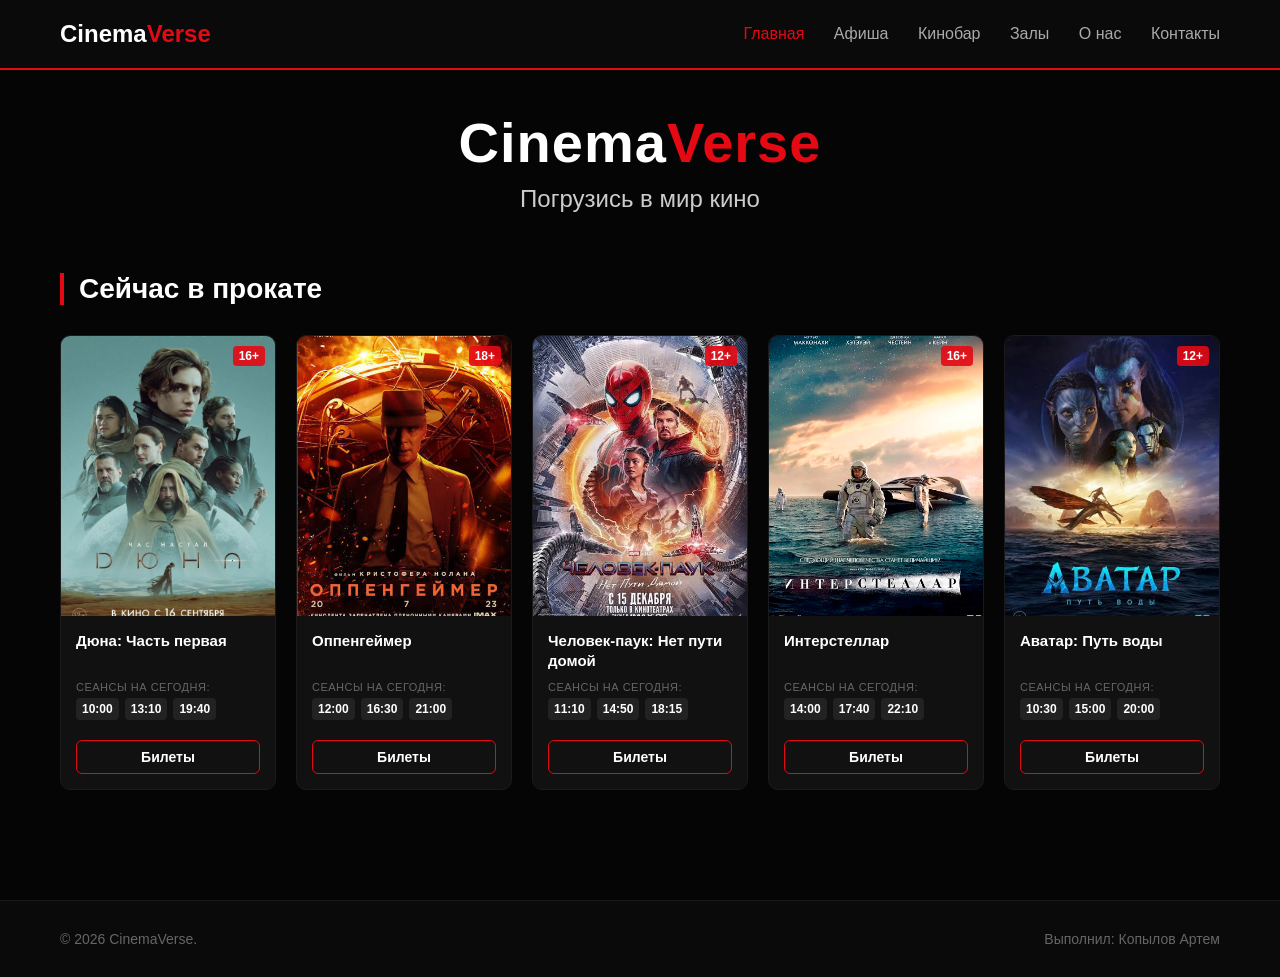
<file: index.html>
<!DOCTYPE html>
<html lang="ru">
<head>
    <meta charset="UTF-8">
    <meta name="viewport" content="width=device-width, initial-scale=1.0">
    <title>CinemaVerse - Главная</title>
    <style>
        * {
            box-sizing: border-box;
            margin: 0;
            padding: 0;
        }

        body {
            background-color: #050505;
            color: #ffffff;
            font-family: 'Segoe UI', Roboto, Helvetica, Arial, sans-serif;
        }

        .container {
            max-width: 1200px;
            margin: 0 auto;
            padding: 0 20px;
            width: 100%;
        }

        .main-header {
            background-color: #0a0a0a;
            border-bottom: 2px solid #e50914;
            padding: 20px 0;
        }

        .header-container {
            display: flex;
            justify-content: space-between;
            align-items: center;
        }

        .logo {
            color: #ffffff;
            font-size: 24px;
            font-weight: bold;
            text-decoration: none;
        }

        .logo span {
            color: #e50914;
        }

        .main-nav a {
            color: #aaaaaa;
            text-decoration: none;
            margin-left: 25px;
            font-size: 16px;
            transition: color 0.3s;
        }

        .main-nav a:hover, .main-nav a.active {
            color: #e50914;
        }

        .hero-section {
            padding: 40px 0 20px 0;
            text-align: center;
        }

        .hero-title {
            font-size: 56px;
            font-weight: 800;
            margin-bottom: 10px;
            letter-spacing: 1px;
        }

        .hero-title span {
            color: #e50914;
        }

        .hero-subtitle {
            font-size: 24px;
            color: #cccccc;
            font-weight: 400;
            margin-bottom: 20px;
        }

        .movies-section {
            padding: 20px 0 60px 0;
        }

        .section-title {
            font-size: 28px;
            color: #ffffff;
            margin-bottom: 30px;
            border-left: 4px solid #e50914;
            padding-left: 15px;
        }

        .movies-grid {
            display: grid;
            grid-template-columns: repeat(5, 1fr);
            gap: 20px;
        }

        .movie-card {
            background-color: #111111;
            border: 1px solid #1a1a1a;
            border-radius: 10px;
            overflow: hidden;
            display: flex;
            flex-direction: column;
            transition: transform 0.3s, border-color 0.3s;
            position: relative;
        }

        .movie-card:hover {
            transform: translateY(-5px);
            border-color: #e50914;
        }

        .poster-wrapper {
            width: 100%;
            height: 280px;
            background-color: #222222;
            position: relative;
        }

        .poster-wrapper img {
            width: 100%;
            height: 100%;
            object-fit: cover;
        }

        .age-rating {
            position: absolute;
            top: 10px;
            right: 10px;
            background-color: rgba(229, 9, 20, 0.9);
            color: white;
            padding: 3px 6px;
            font-size: 12px;
            font-weight: bold;
            border-radius: 4px;
        }

        .movie-info {
            padding: 15px;
            display: flex;
            flex-direction: column;
            flex-grow: 1;
            justify-content: space-between;
        }

        .movie-name {
            font-size: 15px;
            font-weight: bold;
            color: #ffffff;
            margin-bottom: 5px;
            line-height: 1.3;
            min-height: 40px; /* Чтобы названия были на одном уровне */
        }

        .sessions-block {
            margin: 10px 0;
        }

        .sessions-title {
            font-size: 11px;
            color: #666666;
            text-transform: uppercase;
            margin-bottom: 5px;
            letter-spacing: 0.5px;
        }
.sessions-list {
            display: flex;
            flex-wrap: wrap;
            gap: 6px;
        }

        .session-time {
            background-color: #222222;
            color: #ffffff;
            padding: 4px 6px;
            font-size: 12px;
            border-radius: 4px;
            text-decoration: none;
            font-weight: 600;
            transition: background-color 0.2s, color 0.2s;
        }

        .session-time:hover {
            background-color: #e50914;
            color: #ffffff;
        }

        .ticket-btn {
            background-color: transparent;
            border: 1px solid #e50914;
            color: #ffffff;
            padding: 8px 0;
            border-radius: 6px;
            cursor: pointer;
            font-size: 14px;
            font-weight: 600;
            text-align: center;
            text-decoration: none;
            transition: background-color 0.3s;
            margin-top: 10px;
        }

        .ticket-btn:hover {
            background-color: #e50914;
        }

        .main-footer {
            background-color: #0a0a0a;
            padding: 30px 0;
            border-top: 1px solid #1a1a1a;
            font-size: 14px;
            color: #666666;
            margin-top: 50px;
        }

        .footer-container {
            display: flex;
            justify-content: space-between;
            align-items: center;
        }

        @media (max-width: 1000px) {
            .movies-grid { grid-template-columns: repeat(3, 1fr); }
        }
        @media (max-width: 600px) {
            .movies-grid { grid-template-columns: repeat(1, 1fr); }
        }
    </style>
</head>
<body>

    <header class="main-header">
        <div class="container header-container">
            <a href="index.html" class="logo">Cinema<span>Verse</span></a>
            <nav class="main-nav">
                <a href="index.html" class="active">Главная</a>
                <a href="afisha.html">Афиша</a>
                <a href="popcorn.html">Кинобар</a>
                <a href="halls.html">Залы</a>
                <a href="about.html">О нас</a>
                <a href="contacts.html">Контакты</a>
            </nav>
        </div>
    </header>

    <section class="hero-section">
        <div class="container">
            <h1 class="hero-title">Cinema<span>Verse</span></h1>
            <p class="hero-subtitle">Погрузись в мир кино</p>
        </div>
    </section>

    <main class="movies-section">
        <div class="container">
            <h2 class="section-title">Сейчас в прокате</h2>
            
            <div class="movies-grid">
                
                <div class="movie-card">
                    <div class="poster-wrapper">
                        <span class="age-rating">16+</span>
                        <img src="images/movie1.jpg" alt="Постер">
                    </div>
                    <div class="movie-info">
                        <div>
                            <h3 class="movie-name">Дюна: Часть первая</h3>
                            <div class="sessions-block">
                                <p class="sessions-title">Сеансы на сегодня:</p>
                                <div class="sessions-list">
                                    <a href="afisha.html" class="session-time">10:00</a>
                                    <a href="afisha.html" class="session-time">13:10</a>
                                    <a href="afisha.html" class="session-time">19:40</a>
                                </div>
                            </div>
                        </div>
                        <a href="afisha.html" class="ticket-btn">Билеты</a>
                    </div>
                </div>

                <div class="movie-card">
                    <div class="poster-wrapper">
<span class="age-rating">18+</span>
                        <img src="images/movie2.jpg" alt="Постер">
                    </div>
                    <div class="movie-info">
                        <div>
                            <h3 class="movie-name">Оппенгеймер</h3>
                            <div class="sessions-block">
                                <p class="sessions-title">Сеансы на сегодня:</p>
                                <div class="sessions-list">
                                    <a href="afisha.html" class="session-time">12:00</a>
                                    <a href="afisha.html" class="session-time">16:30</a>
                                    <a href="afisha.html" class="session-time">21:00</a>
                                </div>
                            </div>
                        </div>
                        <a href="afisha.html" class="ticket-btn">Билеты</a>
                    </div>
                </div>

                <div class="movie-card">
                    <div class="poster-wrapper">
                        <span class="age-rating">12+</span>
                        <img src="images/movie3.jpg" alt="Постер">
                    </div>
                    <div class="movie-info">
                        <div>
                            <h3 class="movie-name">Человек-паук: Нет пути домой</h3>
                            <div class="sessions-block">
                                <p class="sessions-title">Сеансы на сегодня:</p>
                                <div class="sessions-list">
                                    <a href="afisha.html" class="session-time">11:10</a>
                                    <a href="afisha.html" class="session-time">14:50</a>
                                    <a href="afisha.html" class="session-time">18:15</a>
                                </div>
                            </div>
                        </div>
                        <a href="afisha.html" class="ticket-btn">Билеты</a>
                    </div>
                </div>

                <div class="movie-card">
                    <div class="poster-wrapper">
                        <span class="age-rating">16+</span>
                        <img src="images/movie4.jpg" alt="Постер">
                    </div>
                    <div class="movie-info">
                        <div>
                            <h3 class="movie-name">Интерстеллар</h3>
                            <div class="sessions-block">
                                <p class="sessions-title">Сеансы на сегодня:</p>
                                <div class="sessions-list">
                                    <a href="afisha.html" class="session-time">14:00</a>
                                    <a href="afisha.html" class="session-time">17:40</a>
                                    <a href="afisha.html" class="session-time">22:10</a>
                                </div>
                            </div>
                        </div>
                        <a href="afisha.html" class="ticket-btn">Билеты</a>
                    </div>
                </div>

                <div class="movie-card">
                    <div class="poster-wrapper">
                        <span class="age-rating">12+</span>
                        <img src="images/movie5.jpg" alt="Постер">
                    </div>
                    <div class="movie-info">
                        <div>
                            <h3 class="movie-name">Аватар: Путь воды</h3>
                            <div class="sessions-block">
                                <p class="sessions-title">Сеансы на сегодня:</p>
                                <div class="sessions-list">
                                    <a href="afisha.html" class="session-time">10:30</a>
<a href="afisha.html" class="session-time">15:00</a>
                                    <a href="afisha.html" class="session-time">20:00</a>
                                </div>
                            </div>
                        </div>
                        <a href="afisha.html" class="ticket-btn">Билеты</a>
                    </div>
                </div>

            </div>
        </div>
    </main>

    <footer class="main-footer">
        <div class="container footer-container">
            <p>&copy; 2026 CinemaVerse.</p>
            <p>Выполнил: Копылов Артем</p>
        </div>
    </footer>

</body>
</html>
</file>
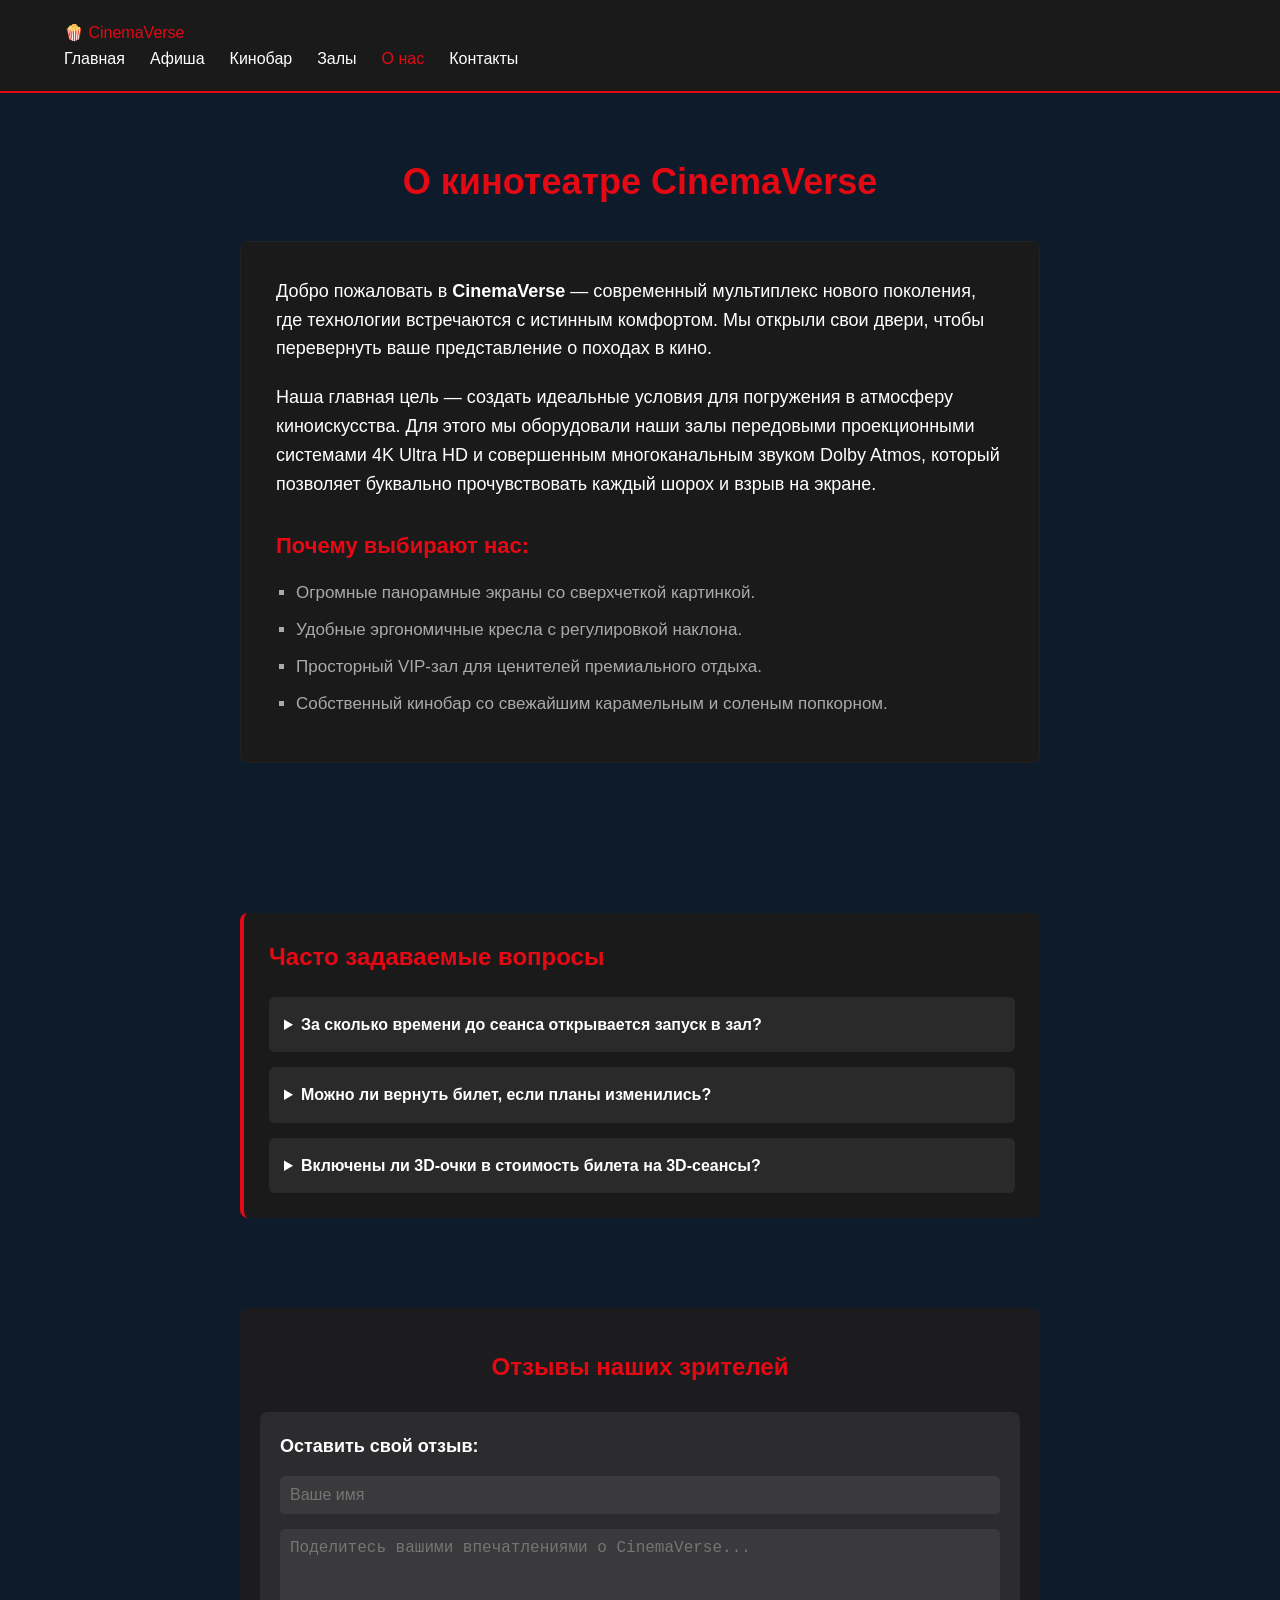
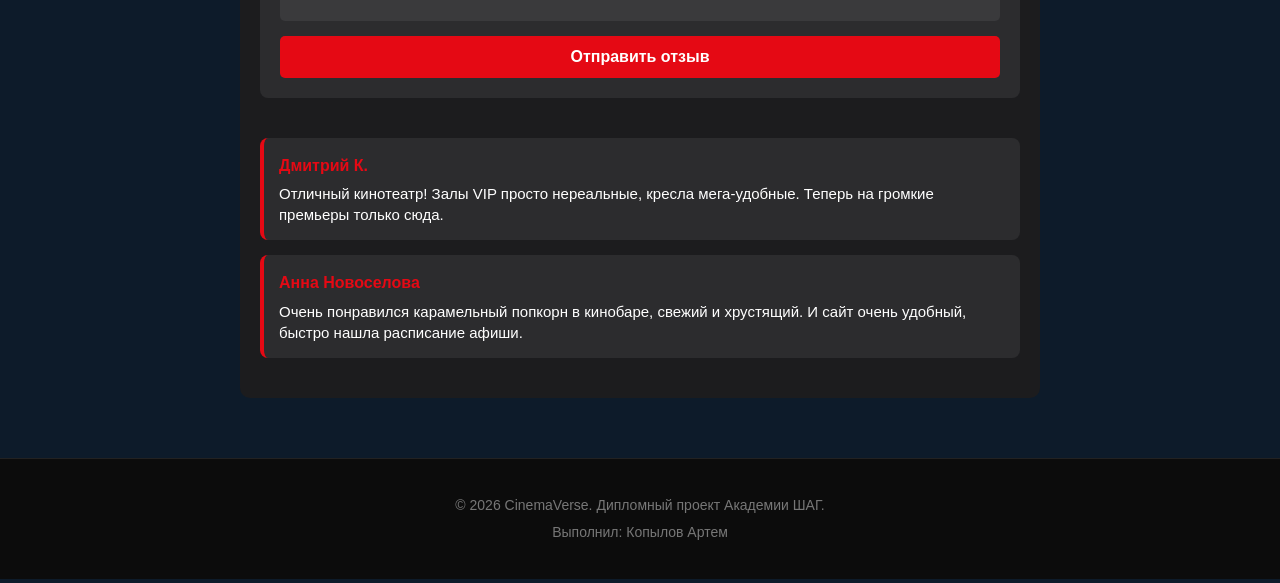
<file: about.html>
<!DOCTYPE HTML>
<html lang="ru">
<head>
    <meta charset="UTF-8">
    <meta name="viewport" content="width=device-width, initial-scale=1.0">
    <title>CinemaVerse - О нас</title>
    <link rel="stylesheet" href="css/style.css">
</head>
<body>

    <header class="main-header">
        <div class="container header-container">
            <div class="main-nav">
                <div class="logo">
                    <a href="index.html">🍿 <span>CinemaVerse</span></a>
                </div>
                <nav class="main-nav">
                    <ul>
                        <li><a href="index.html">Главная</a></li>
                        <li><a href="afisha.html">Афиша</a></li>
                        <li><a href="popcorn.html">Кинобар</a></li>
                        <li><a href="halls.html">Залы</a></li>
                        <li><a href="about.html" class="active">О нас</a></li>
                        <li><a href="contacts.html">Контакты</a></li>
                    </ul>
                </nav>
            </div>
        </div>
    </header>

    <main>
        <section class="about-section" style="padding: 60px 0; color: #fff; max-width: 800px; margin: 0 auto; line-height: 1.6;">
            <h2 style="font-size: 36px; margin-bottom: 30px; color: #e50914; text-align: center;">О кинотеатре CinemaVerse</h2>
            
            <div style="background: #1a1a1a; padding: 35px; border-radius: 8px; border: 1px solid #222; margin-bottom: 30px;">
                <p style="font-size: 18px; margin-bottom: 20px;">
                    Добро пожаловать в <strong>CinemaVerse</strong> — современный мультиплекс нового поколения, где технологии встречаются с истинным комфортом. Мы открыли свои двери, чтобы перевернуть ваше представление о походах в кино.
                </p>
                <p style="font-size: 18px; margin-bottom: 20px;">
                    Наша главная цель — создать идеальные условия для погружения в атмосферу киноискусства. Для этого мы оборудовали наши залы передовыми проекционными системами 4K Ultra HD и совершенным многоканальным звуком Dolby Atmos, который позволяет буквально прочувствовать каждый шорох и взрыв на экране.
                </p>
                <h3 style="font-size: 22px; color: #e50914; margin-top: 30px; margin-bottom: 15px;">Почему выбирают нас:</h3>
                <ul style="font-size: 17px; list-style-type: square; padding-left: 20px; color: #aaa;">
                    <li style="margin-bottom: 10px;">Огромные панорамные экраны со сверхчеткой картинкой.</li>
                    <li style="margin-bottom: 10px;">Удобные эргономичные кресла с регулировкой наклона.</li>
                    <li style="margin-bottom: 10px;">Просторный VIP-зал для ценителей премиального отдыха.</li>
                    <li style="margin-bottom: 10px;">Собственный кинобар со свежайшим карамельным и соленым попкорном.</li>
                </ul>
            </div>
        </section>
        <section style="padding: 60px 0; color: #fff; max-width: 800px; margin: 0 auto;">
            <div style="background: #1a1a1a; padding: 25px; border-radius: 8px; border-left: 4px solid #e50914;">
                <h3 style="color: #e50914; margin-bottom: 20px; font-size: 24px; margin-top: 0;">Часто задаваемые вопросы</h3>
                
                <details style="margin-bottom: 15px; background: #2a2a2a; padding: 15px; border-radius: 6px; cursor: pointer;">
                    <summary style="font-weight: bold; color: #fff; font-size: 16px; outline: none;">За сколько времени до сеанса открывается запуск в зал?</summary>
                    <p style="color: #aaa; margin-top: 12px; padding-left: 5px; line-height: 1.6; font-size: 15px;">Запуск зрителей в залы CinemaVerse начинается ровно за 10-15 минут до начала сеанса, чтобы все успели комфортно занять свои места.</p>
                </details>

                <details style="margin-bottom: 15px; background: #2a2a2a; padding: 15px; border-radius: 6px; cursor: pointer;">
                    <summary style="font-weight: bold; color: #fff; font-size: 16px; outline: none;">Можно ли вернуть билет, если планы изменились?</summary>
                    <p style="color: #aaa; margin-top: 12px; padding-left: 5px; line-height: 1.6; font-size: 15px;">Да, конечно! Вы можете оформить возврат билетов в личном кабинете на сайте или на кассе кинотеатра не позднее, чем за 30 минут до начала выбранного фильма.</p>
                </details>

                <details style="margin-bottom: 0; background: #2a2a2a; padding: 15px; border-radius: 6px; cursor: pointer;">
                    <summary style="font-weight: bold; color: #fff; font-size: 16px; outline: none;">Включены ли 3D-очки в стоимость билета на 3D-сеансы?</summary>
                    <p style="color: #aaa; margin-top: 12px; padding-left: 5px; line-height: 1.6; font-size: 15px;">На наших 3D-сеансах мы выдаем индивидуальные, прошедшие дезинфекцию очки на входе в зал абсолютно бесплатно. После окончания фильма их необходимо вернуть сотруднику.</p>
                </details>
            </div>
        </section>

        <section style="background: #1c1c1e; padding: 40px 20px; border-radius: 10px; margin: 30px auto; max-width: 800px; color: #fff; font-family: sans-serif;">
    <h2 style="color: #e50914; text-align: center; margin-bottom: 25px;">Отзывы наших зрителей</h2>
    
    <form style="display: flex; flex-direction: column; gap: 15px; margin-bottom: 40px; background: #2c2c2e; padding: 20px; border-radius: 8px;">
        <h3 style="margin: 0; font-size: 18px;">Оставить свой отзыв:</h3>
        <input type="text" placeholder="Ваше имя" style="padding: 10px; border-radius: 5px; border: none; background: #3a3a3c; color: #fff; font-size: 16px;">
        <textarea placeholder="Поделитесь вашими впечатлениями о CinemaVerse..." rows="4" style="padding: 10px; border-radius: 5px; border: none; background: #3a3a3c; color: #fff; font-size: 16px; resize: none;"></textarea>
        <button type="button" style="background: #e50914; color: #fff; border: none; padding: 12px; border-radius: 5px; font-weight: bold; cursor: pointer; font-size: 16px;">Отправить отзыв</button>
    </form>

    <div style="display: flex; flex-direction: column; gap: 15px;">
        <div style="background: #2c2c2e; padding: 15px; border-radius: 8px; border-left: 4px solid #e50914;">
            <strong style="color: #e50914; display: block; margin-bottom: 5px;">Дмитрий К.</strong>
            <p style="margin: 0; font-size: 15px; line-height: 1.4;">Отличный кинотеатр! Залы VIP просто нереальные, кресла мега-удобные. Теперь на громкие премьеры только сюда.</p>
        </div>
        <div style="background: #2c2c2e; padding: 15px; border-radius: 8px; border-left: 4px solid #e50914;">
            <strong style="color: #e50914; display: block; margin-bottom: 5px;">Анна Новоселова</strong>
            <p style="margin: 0; font-size: 15px; line-height: 1.4;">Очень понравился карамельный попкорн в кинобаре, свежий и хрустящий. И сайт очень удобный, быстро нашла расписание афиши.</p>
        </div>
    </div>
</section>

    </main>

    <footer class="main-footer">
        <div class="container footer-container">
            <p>&copy; 2026 CinemaVerse. Дипломный проект Академии ШАГ.</p>
            <p>Выполнил: Копылов Артем</p>
        </div>
    </footer>

</body>
</html>
</file>
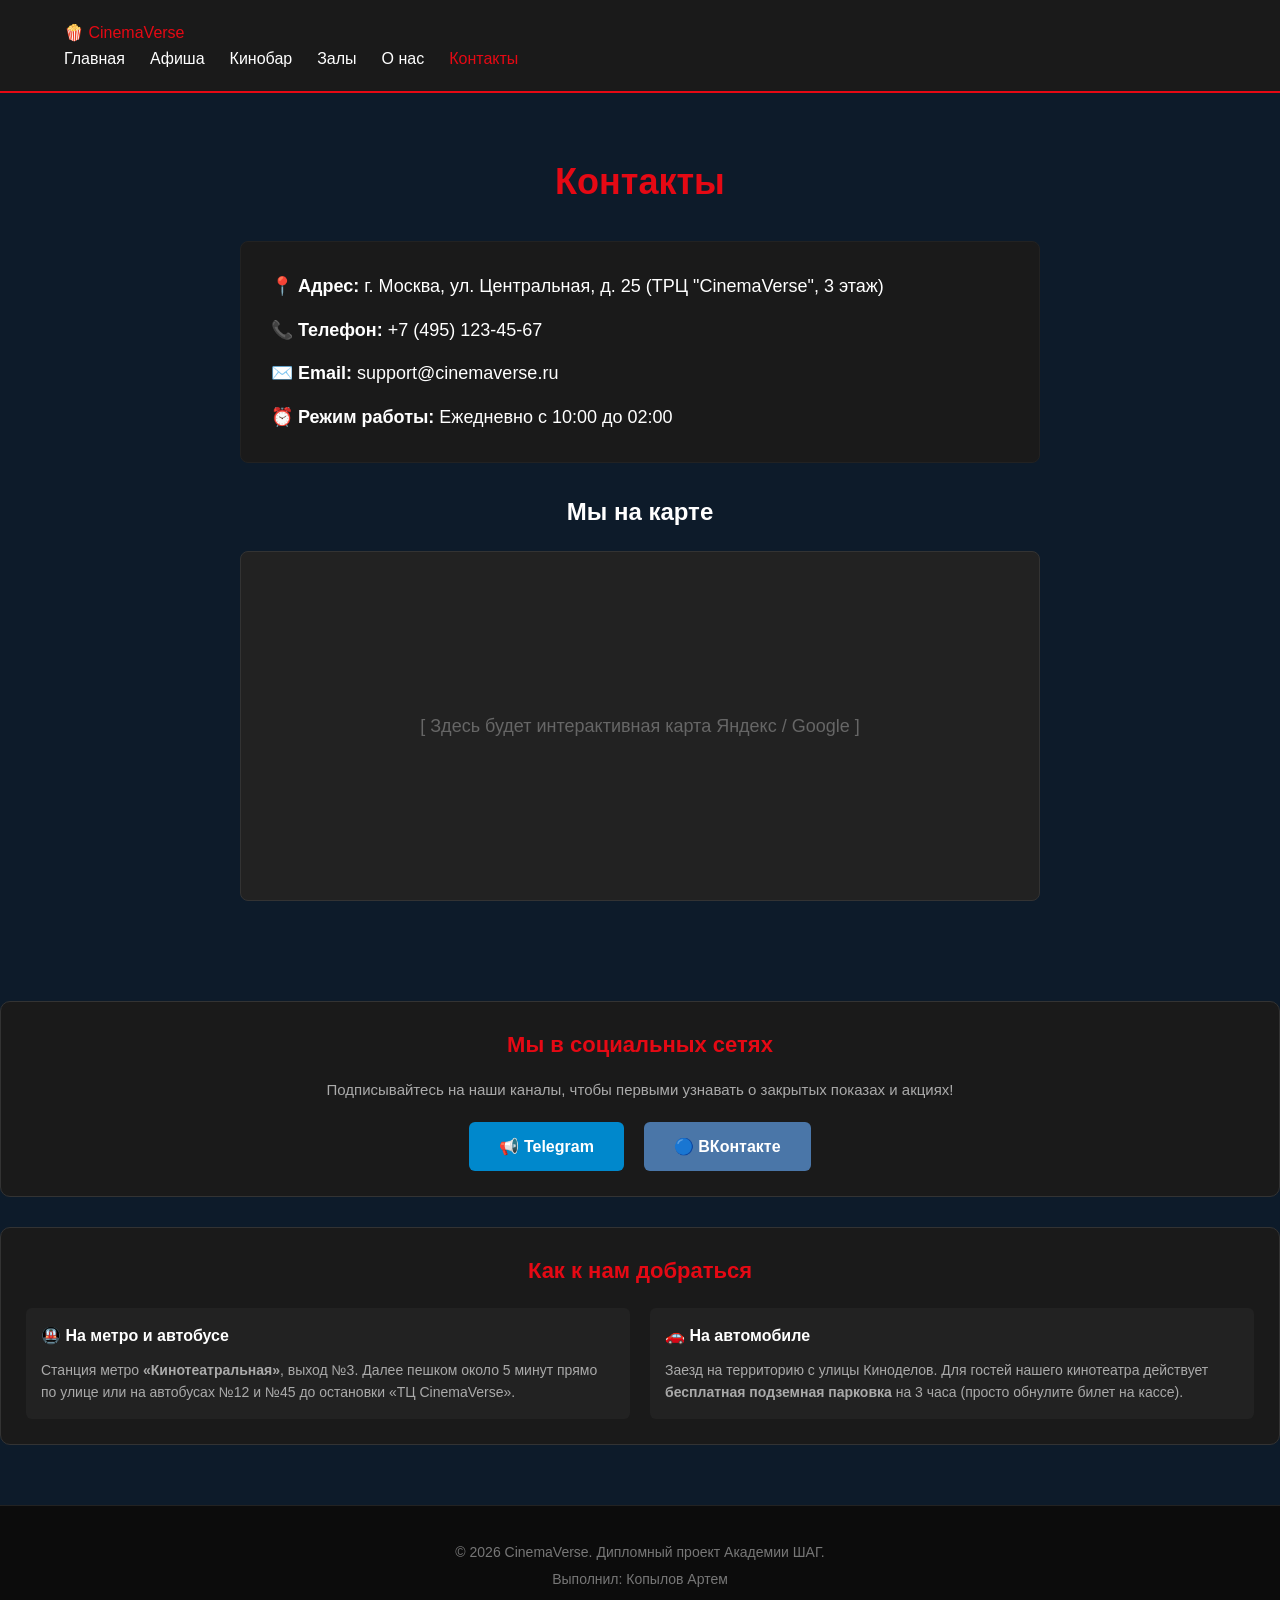
<file: contacts.html>
<!DOCTYPE HTML>
<html lang="ru">
<head>
    <meta charset="UTF-8">
    <meta name="viewport" content="width=device-width, initial-scale=1.0">
    <title>CinemaVerse - Контакты</title>
    <link rel="stylesheet" href="css/style.css">
</head>
<body>

    <header class="main-header">
        <div class="container header-container">
            <div class="main-nav">
                <div class="logo">
                    <a href="index.html">🍿 <span>CinemaVerse</span></a>
                </div>
                <nav class="main-nav">
                    <ul>
                        <li><a href="index.html">Главная</a></li>
                        <li><a href="afisha.html">Афиша</a></li>
                        <li><a href="popcorn.html">Кинобар</a></li>
                        <li><a href="halls.html">Залы</a></li>
                        <li><a href="about.html">О нас</a></li>
                        <li><a href="contacts.html" class="active">Контакты</a></li>
                    </ul>
                </nav>
            </div>
        </div>
    </header>

    <main>
        <section class="contacts-section" style="padding: 60px 0; color: #fff; max-width: 800px; margin: 0 auto;">
            <h2 style="font-size: 36px; margin-bottom: 30px; color: #e50914; text-align: center;">Контакты</h2>
            
            <div style="background: #1a1a1a; padding: 30px; border-radius: 8px; margin-bottom: 30px; border: 1px solid #222;">
                <p style="font-size: 18px; margin-bottom: 15px;"><strong>📍 Адрес:</strong> г. Москва, ул. Центральная, д. 25 (ТРЦ "CinemaVerse", 3 этаж)</p>
                <p style="font-size: 18px; margin-bottom: 15px;"><strong>📞 Телефон:</strong> +7 (495) 123-45-67</p>
                <p style="font-size: 18px; margin-bottom: 15px;"><strong>✉️ Email:</strong> support@cinemaverse.ru</p>
                <p style="font-size: 18px;"><strong>⏰ Режим работы:</strong> Ежедневно с 10:00 до 02:00</p>
            </div>

            <h3 style="font-size: 24px; margin-bottom: 20px; text-align: center;">Мы на карте</h3>
            <div style="width: 100%; height: 350px; background: #222; border-radius: 8px; display: flex; align-items: center; justify-content: center; border: 1px solid #333;">
                <span style="color: #666; font-size: 18px;">[ Здесь будет интерактивная карта Яндекс / Google ]</span>
            </div>
        </section>
        <div style="margin-top: 40px; background: #1a1a1a; padding: 25px; border-radius: 10px; border: 1px solid #333; text-align: center;">
        <h3 style="color: #e50914; margin-bottom: 15px; font-size: 22px; margin-top: 0;">Мы в социальных сетях</h3>
        <p style="color: #aaa; margin-bottom: 20px; font-size: 15px;">Подписывайтесь на наши каналы, чтобы первыми узнавать о закрытых показах и акциях!</p>
        
        <div style="display: flex; justify-content: center; gap: 20px; flex-wrap: wrap;">
            <a href="https://t.me/" target="_blank" style="display: inline-block; color: #fff; background: #0088cc; padding: 12px 30px; border-radius: 6px; text-decoration: none; font-weight: bold; font-size: 16px;">
                📢 Telegram
            </a>
            
            <a href="https://vk.com/" target="_blank" style="display: inline-block; color: #fff; background: #4a76a8; padding: 12px 30px; border-radius: 6px; text-decoration: none; font-weight: bold; font-size: 16px;">
                🔵 ВКонтакте
            </a>
        </div>
    </div>
    <div style="margin-top: 30px; background: #1a1a1a; padding: 25px; border-radius: 10px; border: 1px solid #333;">
        <h3 style="color: #e50914; margin-bottom: 20px; font-size: 22px; margin-top: 0; text-align: center;">Как к нам добраться</h3>
        
        <div style="display: grid; grid-template-columns: repeat(auto-fit, minmax(280px, 1fr)); gap: 20px;">
            <div style="background: #222; padding: 15px; border-radius: 6px;">
                <h4 style="color: #fff; margin-top: 0; margin-bottom: 10px; font-size: 16px;">🚇 На метро и автобусе</h4>
                <p style="color: #aaa; margin: 0; font-size: 14px; line-height: 1.6;">
                    Станция метро <b>«Кинотеатральная»</b>, выход №3. Далее пешком около 5 минут прямо по улице или на автобусах №12 и №45 до остановки «ТЦ CinemaVerse».
                </p>
            </div>

            <div style="background: #222; padding: 15px; border-radius: 6px;">
                <h4 style="color: #fff; margin-top: 0; margin-bottom: 10px; font-size: 16px;">🚗 На автомобиле</h4>
                <p style="color: #aaa; margin: 0; font-size: 14px; line-height: 1.6;">
                    Заезд на территорию с улицы Киноделов. Для гостей нашего кинотеатра действует <b>бесплатная подземная парковка</b> на 3 часа (просто обнулите билет на кассе).
                </p>
            </div>
        </div>
    </div>
    </main>

    <footer class="main-footer">
        <div class="container footer-container">
            <p>&copy; 2026 CinemaVerse. Дипломный проект Академии ШАГ.</p>
            <p>Выполнил: Копылов Артем</p>
        </div>
    </footer>

</body>
</html>
</file>
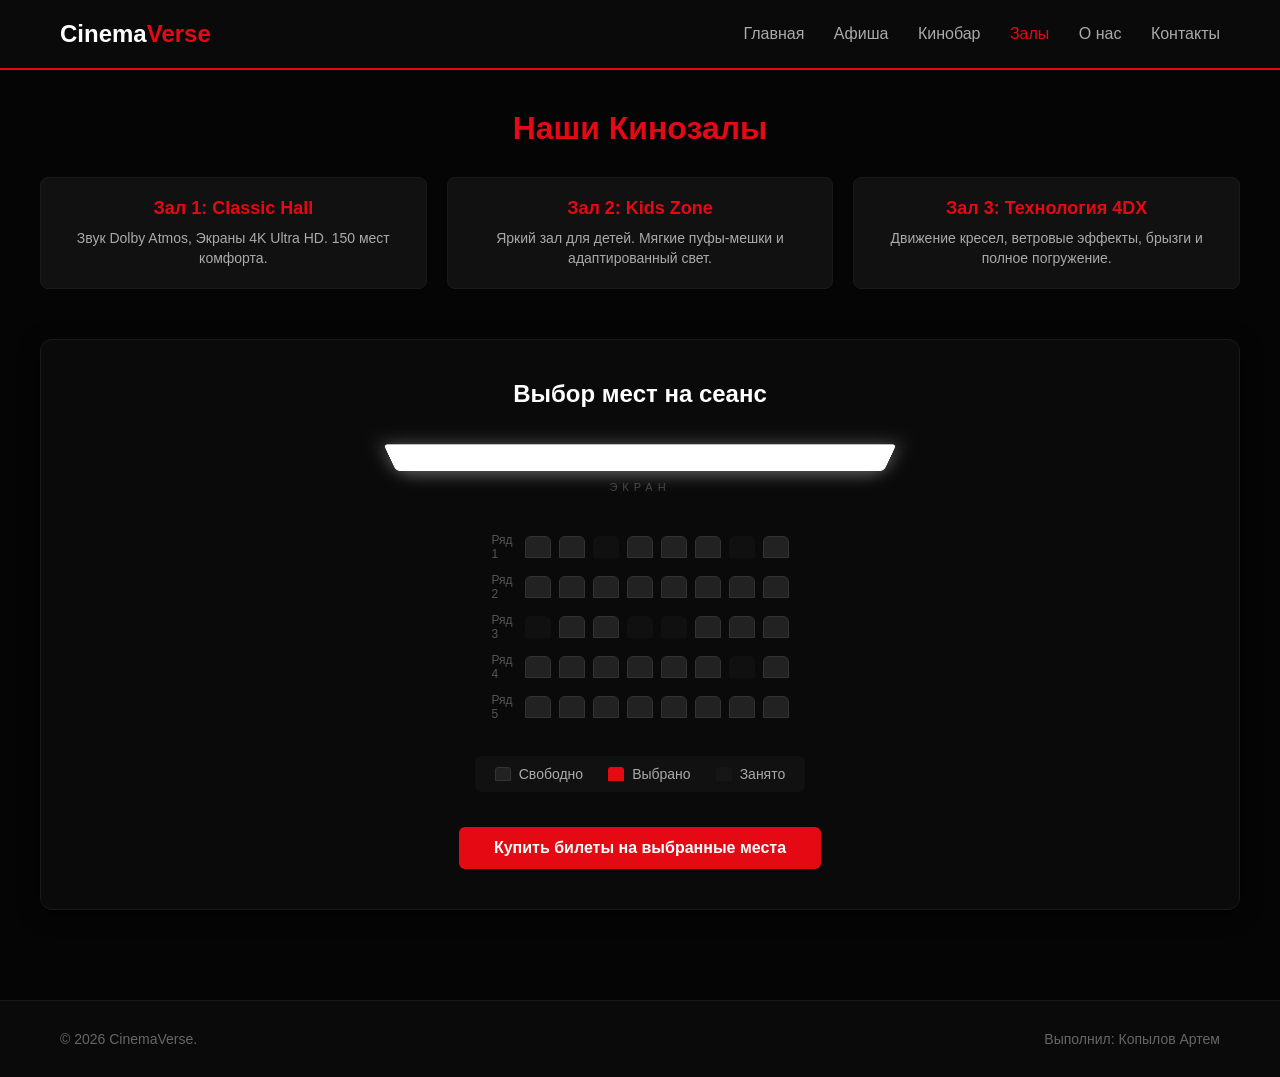
<file: halls.html>
<!DOCTYPE html>
<html lang="ru">
<head>
    <meta charset="UTF-8">
    <meta name="viewport" content="width=device-width, initial-scale=1.0">
    <title>CinemaVerse - Схема залов</title>
    <style>
        * {
            box-sizing: border-box;
            margin: 0;
            padding: 0;
        }

        body {
            background-color: #050505;
            color: #ffffff;
            font-family: 'Segoe UI', Roboto, Helvetica, Arial, sans-serif;
        }

        .container {
            max-width: 1200px;
            margin: 0 auto;
            padding: 0 20px;
            width: 100%;
        }

        /* Шапка сайта */
        .main-header {
            background-color: #0a0a0a;
            border-bottom: 2px solid #e50914;
            padding: 20px 0;
        }

        .header-container {
            display: flex;
            justify-content: space-between;
            align-items: center;
        }

        .logo {
            color: #ffffff;
            font-size: 24px;
            font-weight: bold;
            text-decoration: none;
        }

        .logo span { color: #e50914; }

        .main-nav a {
            color: #aaaaaa;
            text-decoration: none;
            margin-left: 25px;
            font-size: 16px;
            transition: color 0.3s;
        }

        .main-nav a:hover, .main-nav a.active { color: #e50914; }

        /* Контент */
        .halls-container {
            padding: 40px 0;
        }

        .page-title {
            font-size: 32px;
            text-align: center;
            color: #e50914;
            margin-bottom: 30px;
        }

        /* Информационный блок по залам (как у тебя на скришотах) */
        .info-grid {
            display: grid;
            grid-template-columns: repeat(3, 1fr);
            gap: 20px;
            margin-bottom: 50px;
        }

        .info-card {
            background-color: #111111;
            border: 1px solid #1a1a1a;
            border-radius: 8px;
            padding: 20px;
            text-align: center;
        }

        .info-card h3 {
            color: #e50914;
            margin-bottom: 10px;
            font-size: 18px;
        }

        .info-card p {
            color: #aaaaaa;
            font-size: 14px;
            line-height: 1.4;
        }

        /* Блок бронирования */
        .booking-box {
            background-color: #0a0a0a;
            border: 1px solid #1a1a1a;
            border-radius: 12px;
            padding: 40px;
            display: flex;
            flex-direction: column;
            align-items: center;
            box-shadow: 0 4px 20px rgba(0,0,0,0.5);
        }

        .booking-box h2 {
            font-size: 24px;
            margin-bottom: 35px;
        }

        /* Экран */
        .screen-wrapper {
            perspective: 300px;
            width: 100%;
            display: flex;
            flex-direction: column;
            align-items: center;
            margin-bottom: 40px;
        }

        .screen {
            background-color: #ffffff;
            height: 30px;
            width: 70%;
            max-width: 500px;
            transform: rotateX(-30deg);
            box-shadow: 0 3px 20px rgba(255, 255, 255, 0.4);
            border-radius: 4px;
        }

        .screen-text {
            margin-top: 8px;
            color: #444444;
            text-transform: uppercase;
            font-size: 11px;
            letter-spacing: 5px;
        }

        /* Схема мест */
        .hall-layout {
            display: flex;
            flex-direction: column;
            gap: 12px;
            margin-bottom: 35px;
        }

        .hall-row {
            display: flex;
            justify-content: center;
            align-items: center;
            gap: 8px;
        }

        .row-num {
            font-size: 12px;
            color: #555555;
            width: 25px;
        }

        /* Чекбоксы */
        .seat-input {
            display: none;
        }
.seat-label {
            display: block;
            width: 26px;
            height: 22px;
            background-color: #222222;
            border: 1px solid #333333;
            border-top-left-radius: 6px;
            border-top-right-radius: 6px;
            cursor: pointer;
            transition: background-color 0.2s, transform 0.1s;
        }

        .seat-label:hover {
            background-color: #444444;
            transform: scale(1.1);
        }

        /* Логика выбора без JS */
        .seat-input:checked + .seat-label {
            background-color: #e50914;
            border-color: #e50914;
            box-shadow: 0 0 8px rgba(229, 9, 20, 0.5);
        }

        /* Занятые места */
        .seat-label.busy {
            background-color: #333333;
            opacity: 0.15;
            cursor: not-allowed;
            pointer-events: none;
        }

        /* Легенда */
        .legend {
            display: flex;
            gap: 25px;
            margin-bottom: 35px;
            background-color: #111111;
            padding: 10px 20px;
            border-radius: 6px;
        }

        .legend-item {
            display: flex;
            align-items: center;
            gap: 8px;
            font-size: 14px;
            color: #aaaaaa;
        }

        .legend-item .item-demo {
            width: 16px;
            height: 14px;
            border-top-left-radius: 3px;
            border-top-right-radius: 3px;
        }
        .demo-free { background-color: #222; border: 1px solid #333; }
        .demo-selected { background-color: #e50914; }
        .demo-busy { background-color: #333; opacity: 0.15; }

        /* Кнопка */
        .confirm-btn {
            background-color: #e50914;
            color: #ffffff;
            border: none;
            padding: 12px 35px;
            font-size: 16px;
            font-weight: bold;
            border-radius: 6px;
            text-decoration: none;
            transition: background-color 0.3s;
        }

        .confirm-btn:hover {
            background-color: #b20710;
        }

        /* Футер */
        .main-footer {
            background-color: #0a0a0a;
            padding: 30px 0;
            border-top: 1px solid #1a1a1a;
            font-size: 14px;
            color: #666666;
            margin-top: 50px;
        }

        .footer-container {
            display: flex;
            justify-content: space-between;
            align-items: center;
        }
    </style>
</head>
<body>

    <header class="main-header">
        <div class="container header-container">
            <a href="index.html" class="logo">Cinema<span>Verse</span></a>
            <nav class="main-nav">
                <a href="index.html">Главная</a>
                <a href="afisha.html">Афиша</a>
                <a href="popcorn.html">Кинобар</a>
                <a href="halls.html" class="active">Залы</a>
                <a href="about.html">О нас</a>
                <a href="contacts.html">Контакты</a>
            </nav>
        </div>
    </header>

    <main class="container halls-container">
        <h1 class="page-title">Наши Кинозалы</h1>

        <div class="info-grid">
            <div class="info-card">
                <h3>Зал 1: Classic Hall</h3>
                <p>Звук Dolby Atmos, Экраны 4K Ultra HD. 150 мест комфорта.</p>
            </div>
            <div class="info-card">
                <h3>Зал 2: Kids Zone</h3>
                <p>Яркий зал для детей. Мягкие пуфы-мешки и адаптированный свет.</p>
            </div>
            <div class="info-card">
                <h3>Зал 3: Технология 4DX</h3>
                <p>Движение кресел, ветровые эффекты, брызги и полное погружение.</p>
            </div>
        </div>

        <div class="booking-box">
            <h2>Выбор мест на сеанс</h2>

            <div class="screen-wrapper">
                <div class="screen"></div>
                <p class="screen-text">Экран</p>
            </div>
<div class="hall-layout">
                <div class="hall-row">
                    <span class="row-num">Ряд 1</span>
                    <input type="checkbox" id="r1-1" class="seat-input"><label for="r1-1" class="seat-label"></label>
                    <input type="checkbox" id="r1-2" class="seat-input"><label for="r1-2" class="seat-label"></label>
                    <div class="seat-label busy"></div>
                    <input type="checkbox" id="r1-4" class="seat-input"><label for="r1-4" class="seat-label"></label>
                    <input type="checkbox" id="r1-5" class="seat-input"><label for="r1-5" class="seat-label"></label>
                    <input type="checkbox" id="r1-6" class="seat-input"><label for="r1-6" class="seat-label"></label>
                    <div class="seat-label busy"></div>
                    <input type="checkbox" id="r1-8" class="seat-input"><label for="r1-8" class="seat-label"></label>
                </div>

                <div class="hall-row">
                    <span class="row-num">Ряд 2</span>
                    <input type="checkbox" id="r2-1" class="seat-input"><label for="r2-1" class="seat-label"></label>
                    <input type="checkbox" id="r2-2" class="seat-input"><label for="r2-2" class="seat-label"></label>
                    <input type="checkbox" id="r2-3" class="seat-input"><label for="r2-3" class="seat-label"></label>
                    <input type="checkbox" id="r2-4" class="seat-input"><label for="r2-4" class="seat-label"></label>
                    <input type="checkbox" id="r2-5" class="seat-input"><label for="r2-5" class="seat-label"></label>
                    <input type="checkbox" id="r2-6" class="seat-input"><label for="r2-6" class="seat-label"></label>
                    <input type="checkbox" id="r2-7" class="seat-input"><label for="r2-7" class="seat-label"></label>
                    <input type="checkbox" id="r2-8" class="seat-input"><label for="r2-8" class="seat-label"></label>
                </div>

                <div class="hall-row">
                    <span class="row-num">Ряд 3</span>
                    <div class="seat-label busy"></div>
                    <input type="checkbox" id="r3-2" class="seat-input"><label for="r3-2" class="seat-label"></label>
                    <input type="checkbox" id="r3-3" class="seat-input"><label for="r3-3" class="seat-label"></label>
                    <div class="seat-label busy"></div>
                    <div class="seat-label busy"></div>
                    <input type="checkbox" id="r3-6" class="seat-input"><label for="r3-6" class="seat-label"></label>
                    <input type="checkbox" id="r3-7" class="seat-input"><label for="r3-7" class="seat-label"></label>
                    <input type="checkbox" id="r3-8" class="seat-input"><label for="r3-8" class="seat-label"></label>
                </div>

                <div class="hall-row">
                    <span class="row-num">Ряд 4</span>
                    <input type="checkbox" id="r4-1" class="seat-input"><label for="r4-1" class="seat-label"></label>
                    <input type="checkbox" id="r4-2" class="seat-input"><label for="r4-2" class="seat-label"></label>
                    <input type="checkbox" id="r4-3" class="seat-input"><label for="r4-3" class="seat-label"></label>
                    <input type="checkbox" id="r4-4" class="seat-input"><label for="r4-4" class="seat-label"></label>
                    <input type="checkbox" id="r4-5" class="seat-input"><label for="r4-5" class="seat-label"></label>
                    <input type="checkbox" id="r4-6" class="seat-input"><label for="r4-6" class="seat-label"></label>
                    <div class="seat-label busy"></div>
                    <input type="checkbox" id="r4-8" class="seat-input"><label for="r4-8" class="seat-label"></label>
                </div>
<div class="hall-row">
                    <span class="row-num">Ряд 5</span>
                    <input type="checkbox" id="r5-1" class="seat-input"><label for="r5-1" class="seat-label"></label>
                    <input type="checkbox" id="r5-2" class="seat-input"><label for="r5-2" class="seat-label"></label>
                    <input type="checkbox" id="r5-3" class="seat-input"><label for="r5-3" class="seat-label"></label>
                    <input type="checkbox" id="r5-4" class="seat-input"><label for="r5-4" class="seat-label"></label>
                    <input type="checkbox" id="r5-5" class="seat-input"><label for="r5-5" class="seat-label"></label>
                    <input type="checkbox" id="r5-6" class="seat-input"><label for="r5-6" class="seat-label"></label>
                    <input type="checkbox" id="r5-7" class="seat-input"><label for="r5-7" class="seat-label"></label>
                    <input type="checkbox" id="r5-8" class="seat-input"><label for="r5-8" class="seat-label"></label>
                </div>
            </div>

            <div class="legend">
                <div class="legend-item"><div class="item-demo demo-free"></div> Свободно</div>
                <div class="legend-item"><div class="item-demo demo-selected"></div> Выбрано</div>
                <div class="legend-item"><div class="item-demo demo-busy"></div> Занято</div>
            </div>

            <a href="index.html" class="confirm-btn">Купить билеты на выбранные места</a>
        </div>
    </main>

    <footer class="main-footer">
        <div class="container footer-container">
            <p>&copy; 2026 CinemaVerse.</p>
            <p>Выполнил: Копылов Артем</p>
        </div>
    </footer>

</body>
</html>
</file>
<file: css/style.css>
/* ОБНУЛЕНИЕ СТИЛЕЙ */
* {
    margin: 0;
    padding: 0;
    box-sizing: border-box;
}

body {
      font-family: "Segoe UI", Tahoma, Geneva, Verdana, sans-serif;
    background-color: #0d1b2a; /* Глубокий синий оттенок вместо чёрного */
    color: #ffffff;
    line-height: 1.6;
}

a {
    color: inherit;
    text-decoration: none;
}

ul {
    list-style: none;
}

/* ОГРАНИЧИТЕЛЬ ШИРИНЫ ДЛЯ ОПРЯТНОГО ВИДА */
.container {
    width: 90%;
    max-width: 1200px;
    margin: 0 auto;
}

/* ШАПКА И МЕНЮ (Используем Flexbox по критериям диплома) */
.main-header {
    background-color: #1a1a1a;
    border-bottom: 2px solid #e50914; /* Красная неоновая линия */
    padding: 20px 0;
    position: sticky;
    top: 0;
    z-index: 100;
}

.header-container {
    display: flex;
    justify-content: space-between;
    align-items: center;
}

.logo a {
    font-size: 26px;
    font-weight: bold;
}

.logo span {
    color: #e50914;
}

.main-nav ul {
    display: flex;
    gap: 25px;
}

.main-nav a {
    font-weight: 500;
    font-size: 16px;
    transition: color 0.3s ease; /* Плавный переход цвета */
}

/* Изменение цвета при наведении (Критерий стилизации состояний) */
.main-nav a:hover, 
.main-nav a.active {
    color: #e50914;
}

/* ЦЕНТРАЛЬНЫЙ БАННЕР (HERO SECTION) */
.hero {
    background: linear-gradient(rgba(20, 20, 20, 0.8), rgba(20, 20, 20, 0.8)), url('../images/hero-bg.jpg') no-repeat center center/cover;
    background-color: #222; /* Запасной фон, пока нет картинки */
    padding: 100px 0;
    text-align: center;
}

.hero-content h1 {
    font-size: 48px;
    margin-bottom: 15px;
    letter-spacing: 1px;
}

.hero-content p {
    font-size: 18px;
    color: #cccccc;
    margin-bottom: 30px;
}

.btn {
    display: inline-block;
    background-color: #e50914;
    color: #fff;
    padding: 12px 30px;
    border-radius: 4px;
    font-weight: bold;
    transition: background 0.3s ease;
}

.btn:hover {
    background-color: #b80710;
}
/* СЕТКА ФИЛЬМОВ (Используем Flexbox / Grid по критериям) */
.movies-section {
    padding: 60px 0;
}

.section-title {
    font-size: 32px;
    margin-bottom: 30px;
    border-left: 4px solid #e50914;
    padding-left: 15px;
}

.movies-grid {
    display: grid;
    grid-template-columns: repeat(auto-fit, minmax(280px, 1fr));
    gap: 30px;
}

/* КАРТОЧКА ФИЛЬМА */
.movie-card {
    background-color: #1f1f1f;
    border-radius: 8px;
    overflow: hidden;
    position: relative;
    transition: transform 0.3s ease, box-shadow 0.3s ease;
}

.movie-card:hover {
    transform: translateY(-5px);
    box-shadow: 0 10px 20px rgba(229, 9, 20, 0.2);
}

.movie-badge {
    position: absolute;
    top: 15px;
    left: 15px;
    background-color: #e50914;
    padding: 5px 10px;
    font-size: 12px;
    font-weight: bold;
    border-radius: 4px;
    z-index: 10;
}

.movie-img-placeholder {
    width: 100%;
    height: 400px;
    background-color: #333;
    display: flex;
    justify-content: center;
    align-items: center;
    color: #777;
    font-size: 18px;
    font-weight: bold;
}

.movie-info {
    padding: 20px;
}

.movie-info h3 {
    font-size: 20px;
    margin-bottom: 8px;
}

.genre {
    color: #aaa;
    font-size: 14px;
    margin-bottom: 15px;
}

.btn-ticket {
    display: block;
    text-align: center;
    background-color: transparent;
    border: 2px solid #e50914;
    color: #fff;
    padding: 10px;
    border-radius: 4px;
    font-weight: bold;
    transition: background 0.3s ease;
}

.btn-ticket:hover {
    background-color: #e50914;
}

/* ПОДВАЛ (ФУТЕР) */
.main-footer {
    background-color: #0c0c0c;
    padding: 30px 0;
    text-align: center;
    border-top: 1px solid #222;
    margin-top: 60px;
    font-size: 14px;
    color: #777;
}

.footer-container p {
    margin: 5px 0;
}
 Ограничиваем размер картинок, чтобы они не взрывали верстку */
.movie-img {
    width: 100%;
    height: 380px;      /* Фиксированная высота для всех постеров */
    object-fit: cover;  /* Картинка аккуратно подгоняется под размер без искажения пропорций */
    display: block;
}

/* На всякий случай зафиксируем размер самой карточки */
.movie-card {
    overflow: hidden;   /* Прячет всё, что пытается вылезти за пределы карточки */
}
</file>
